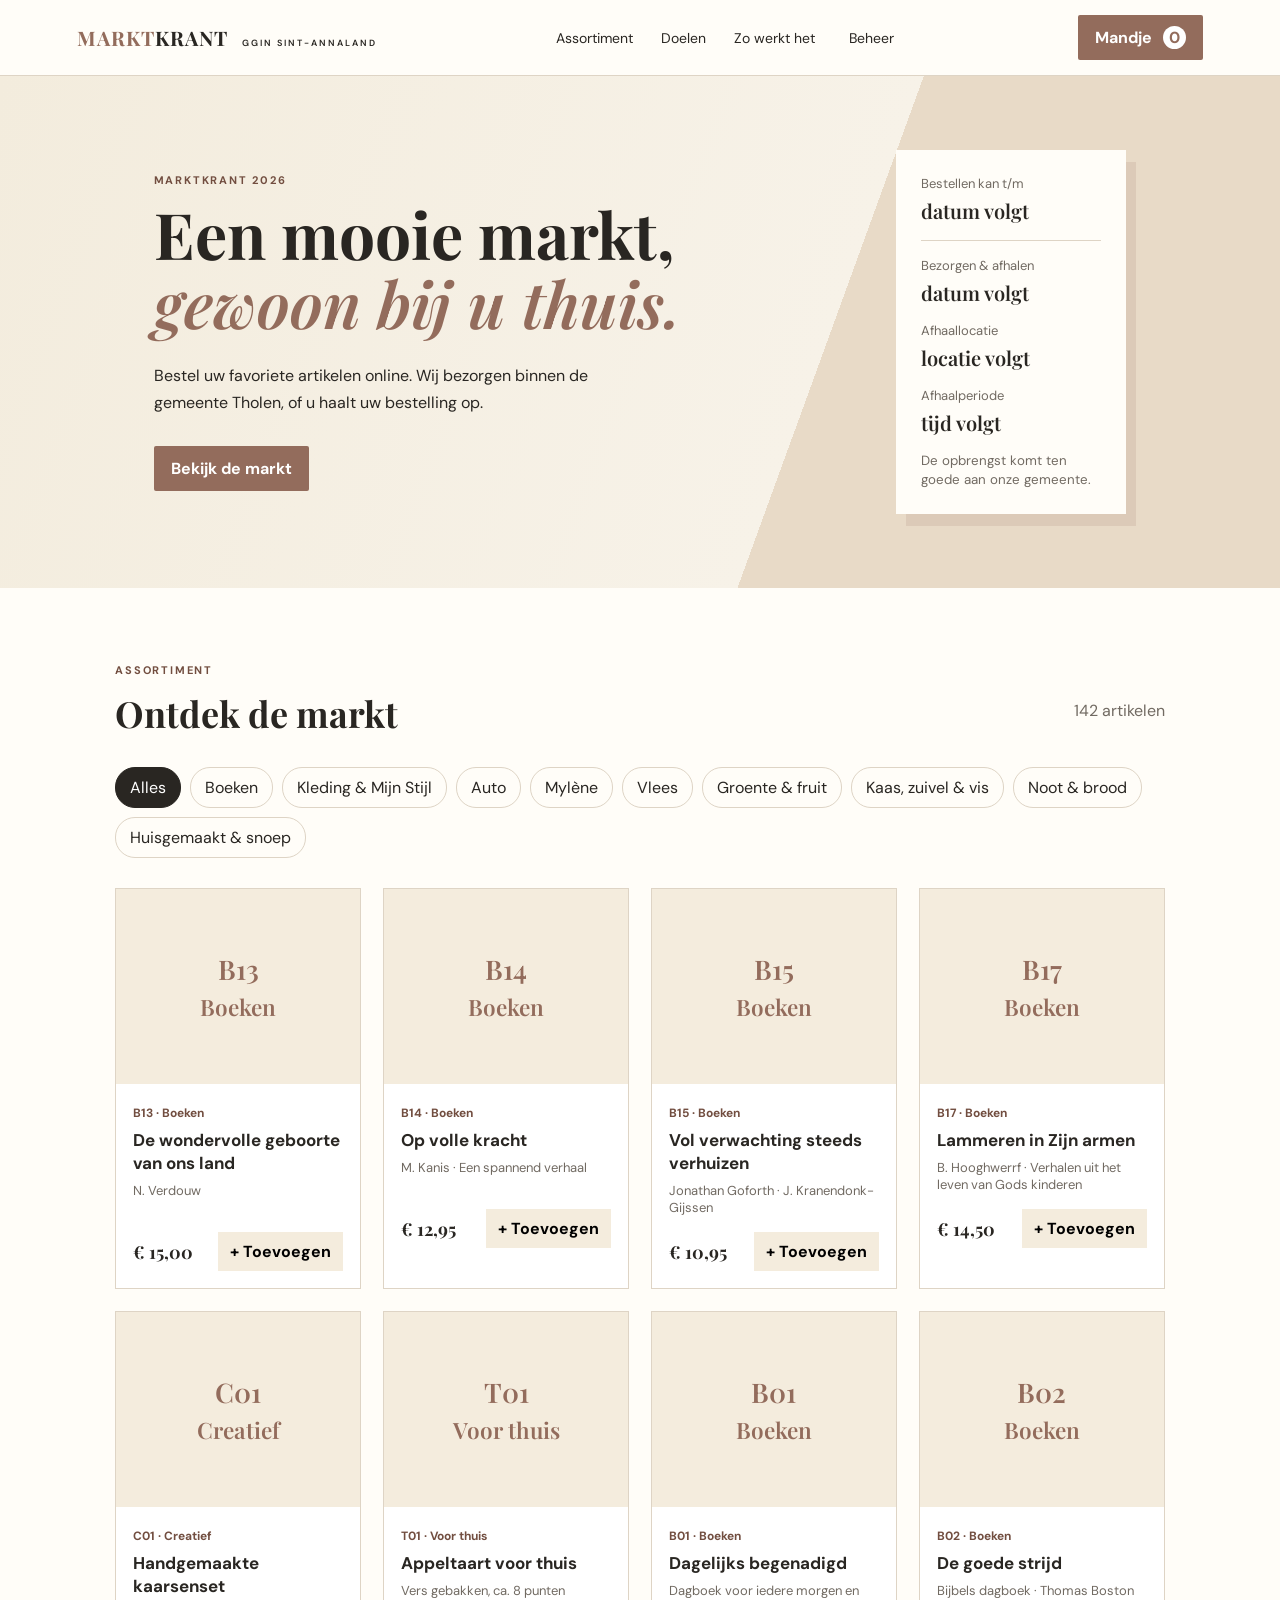
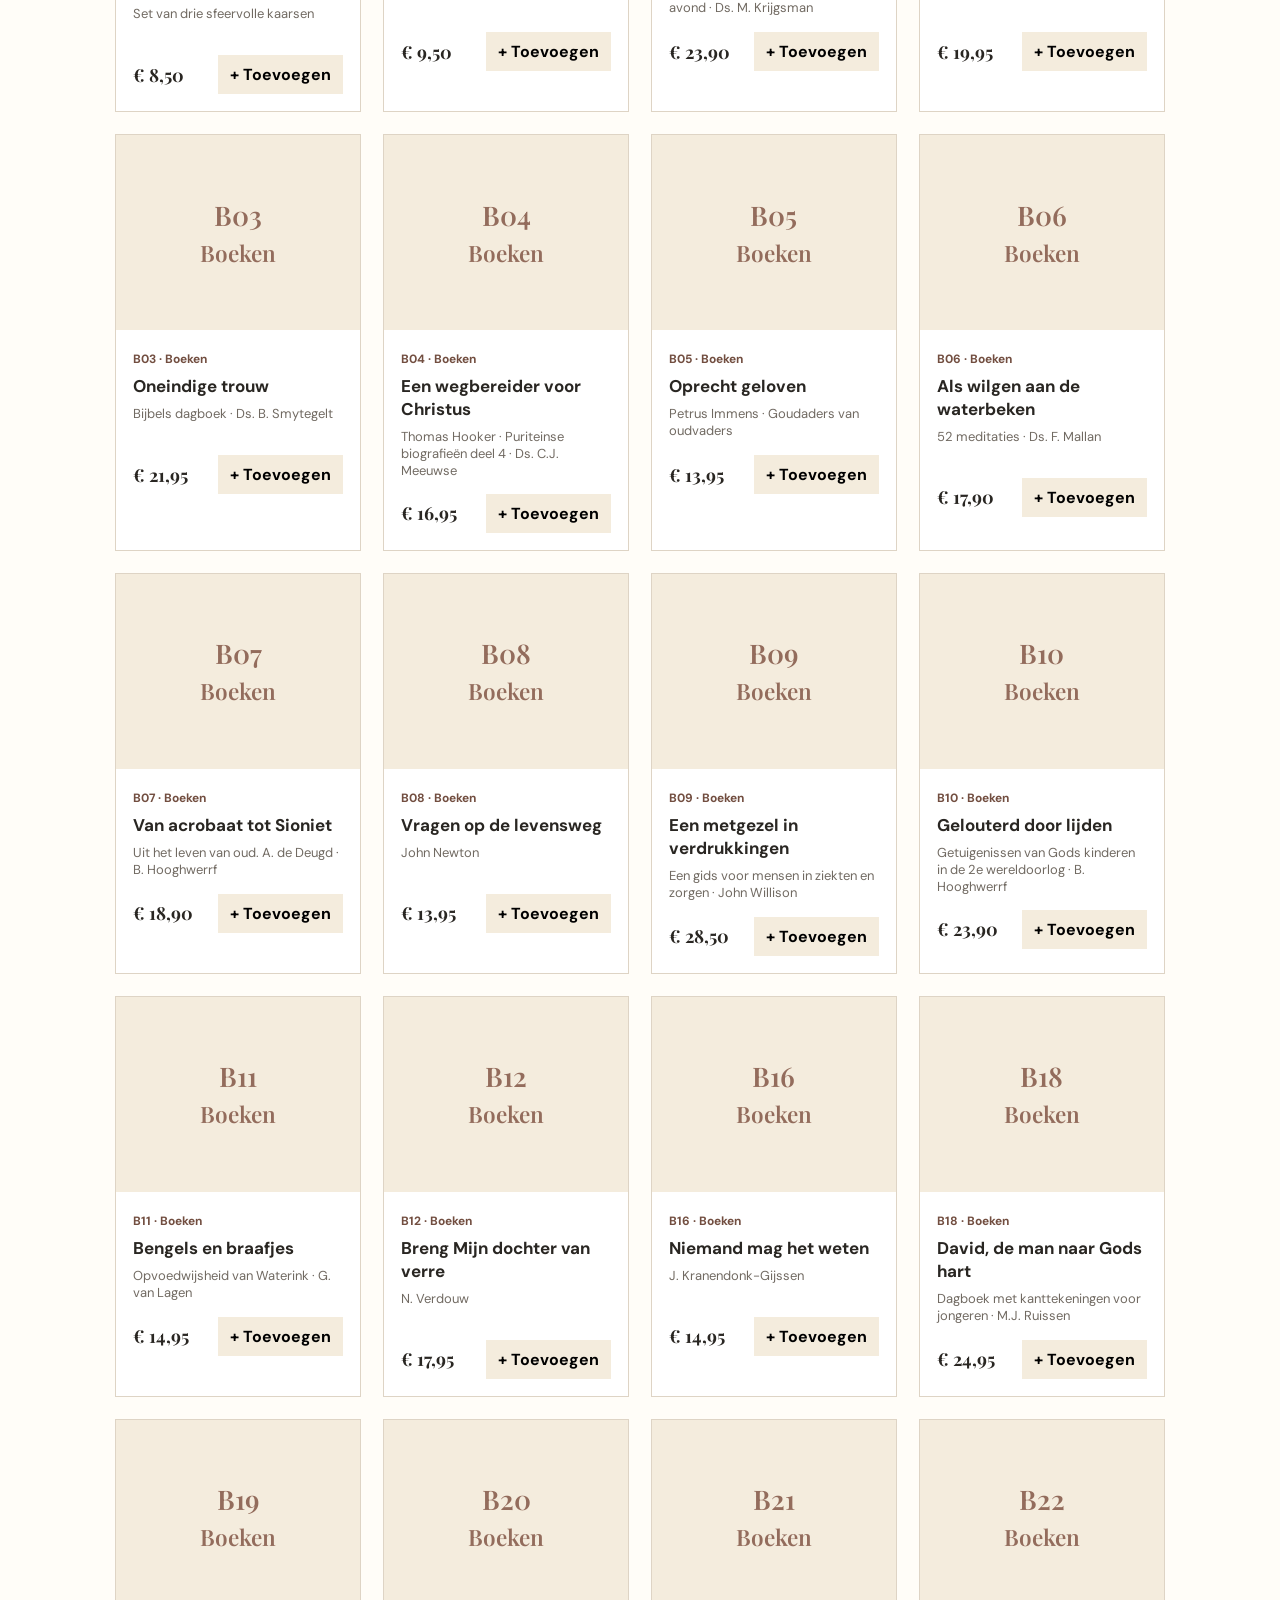
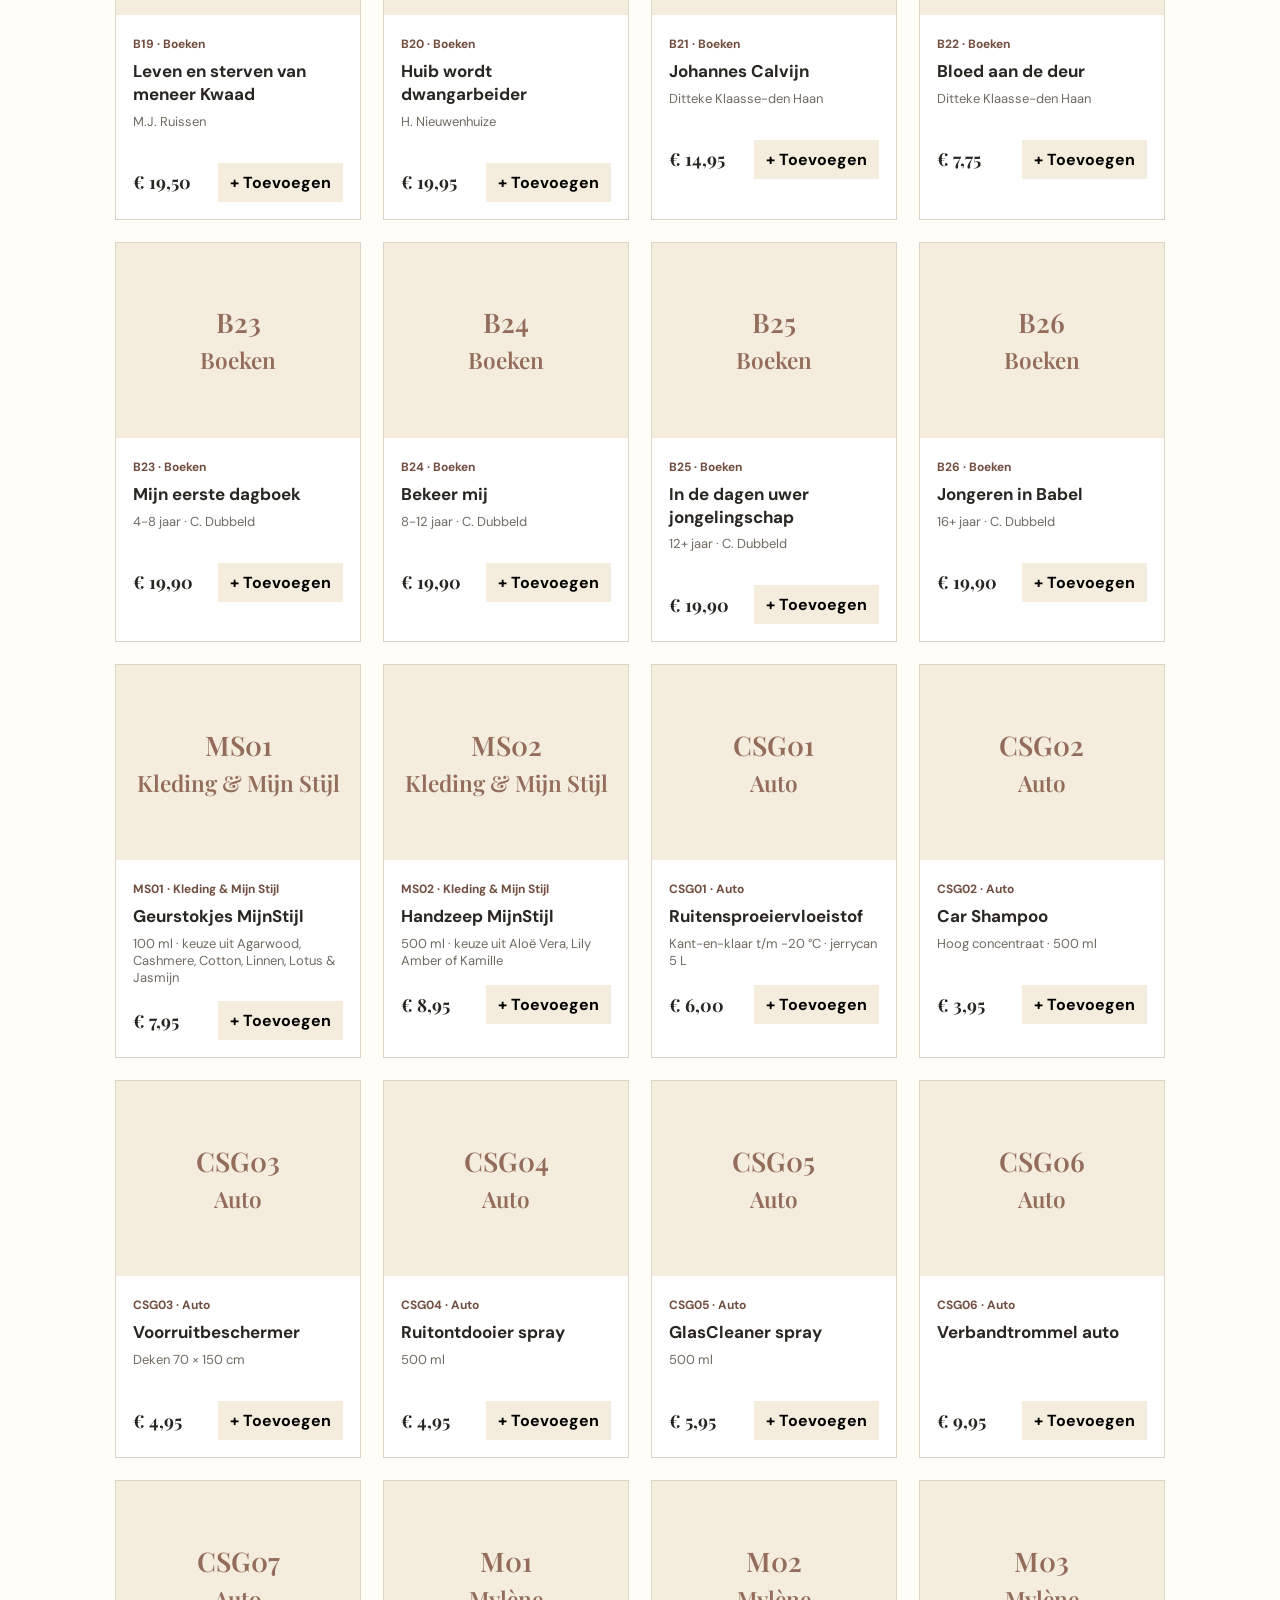
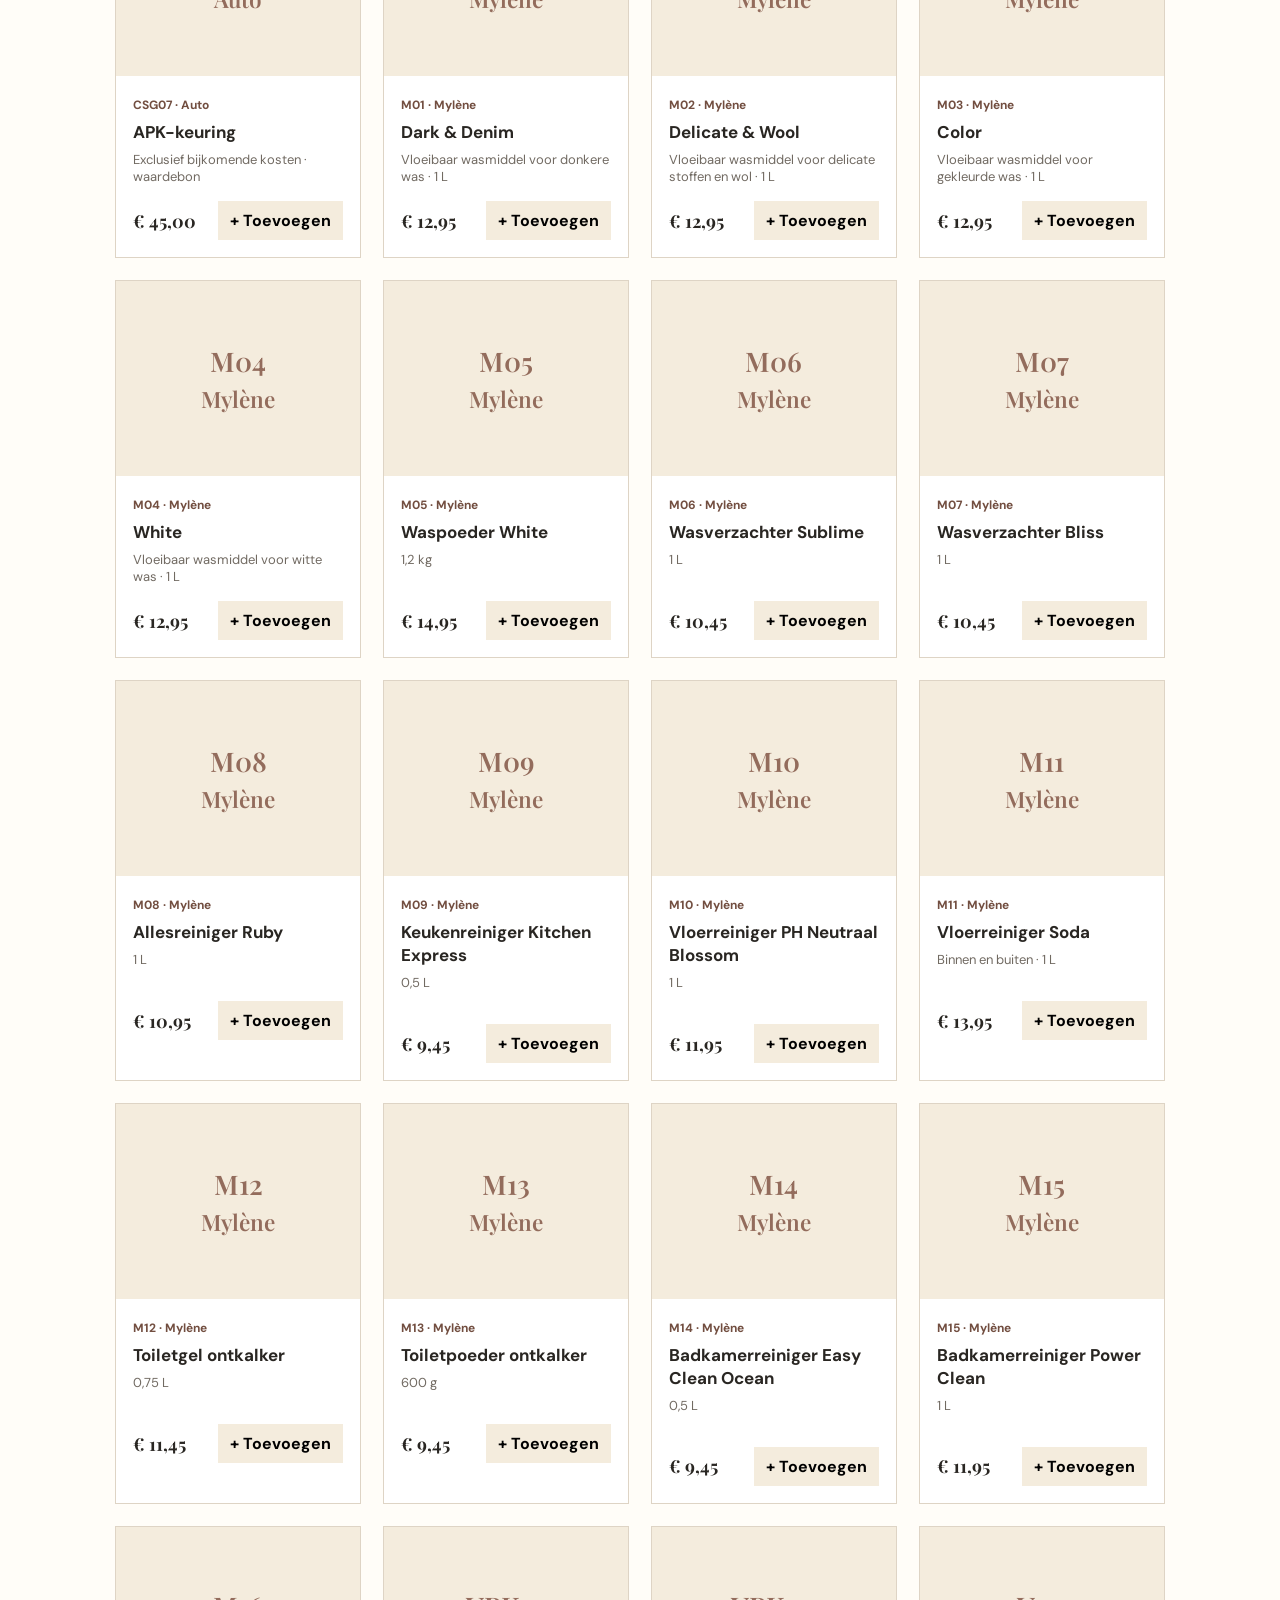
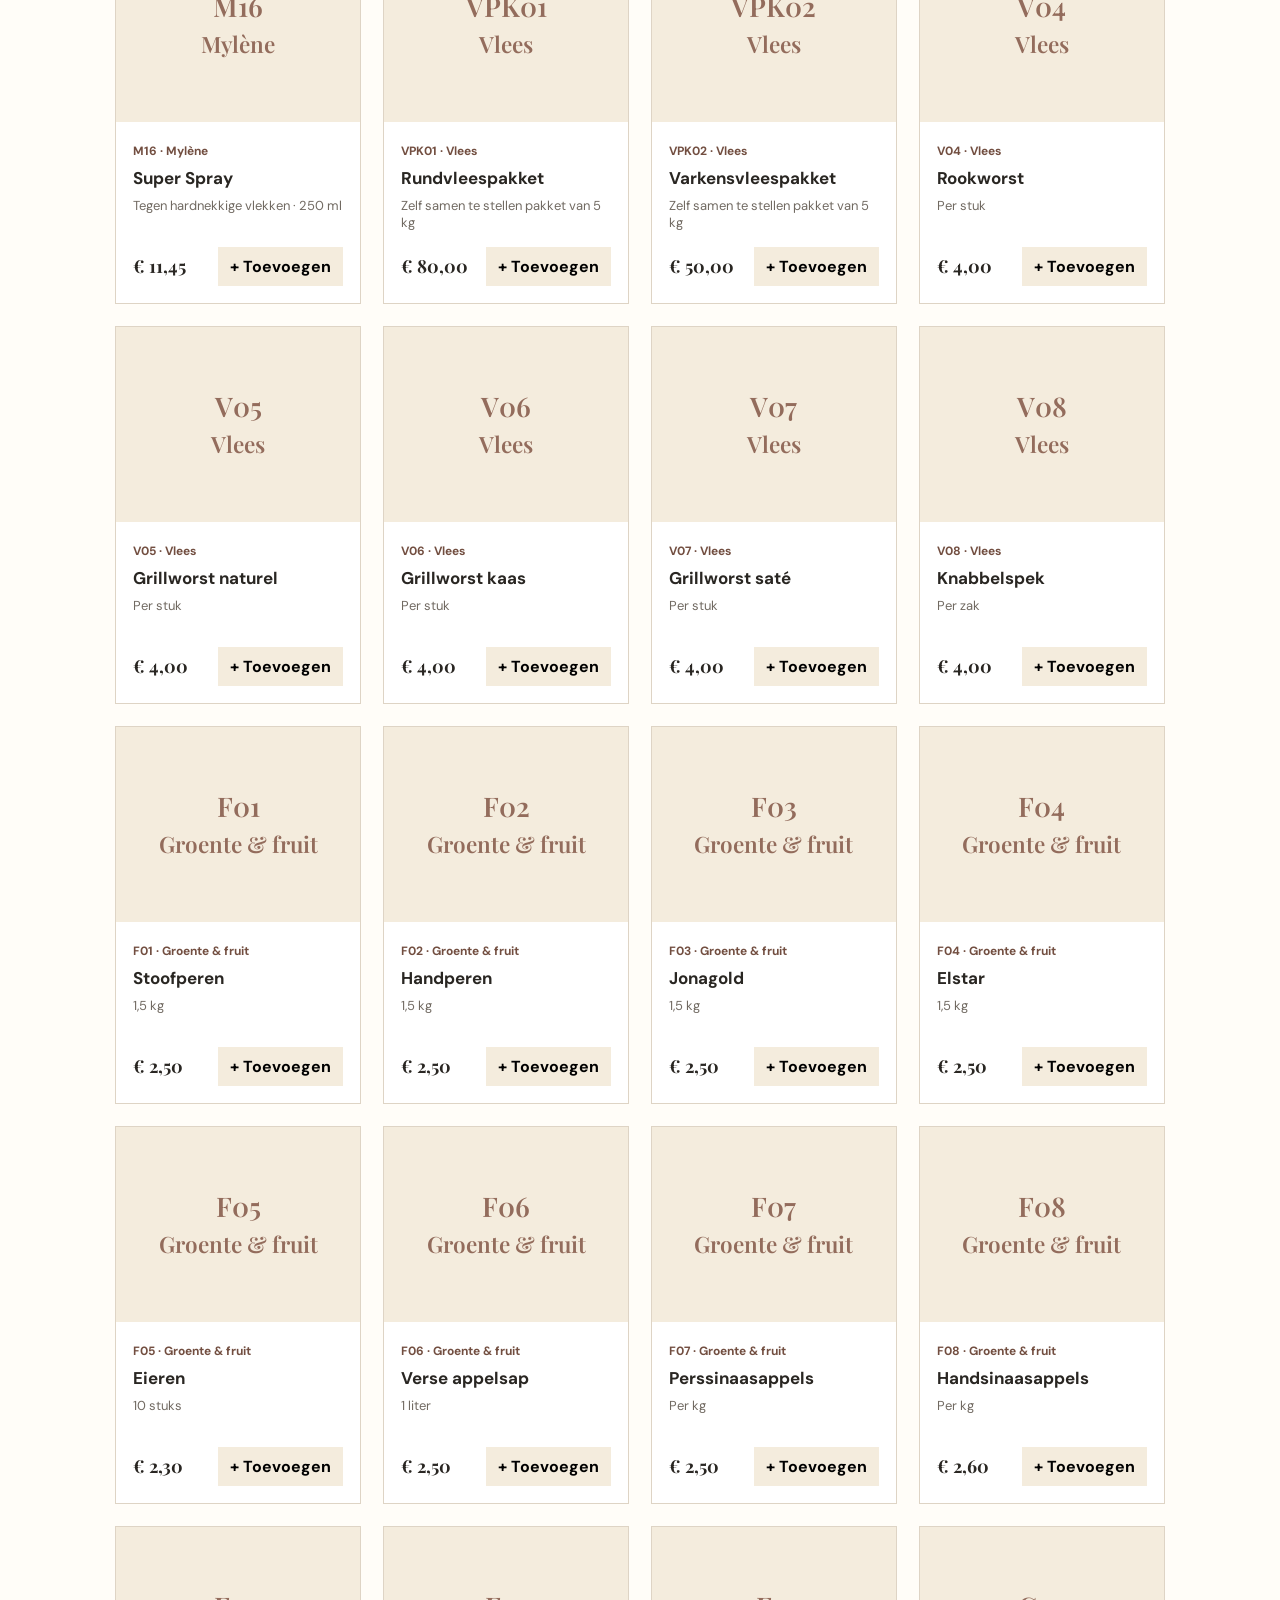
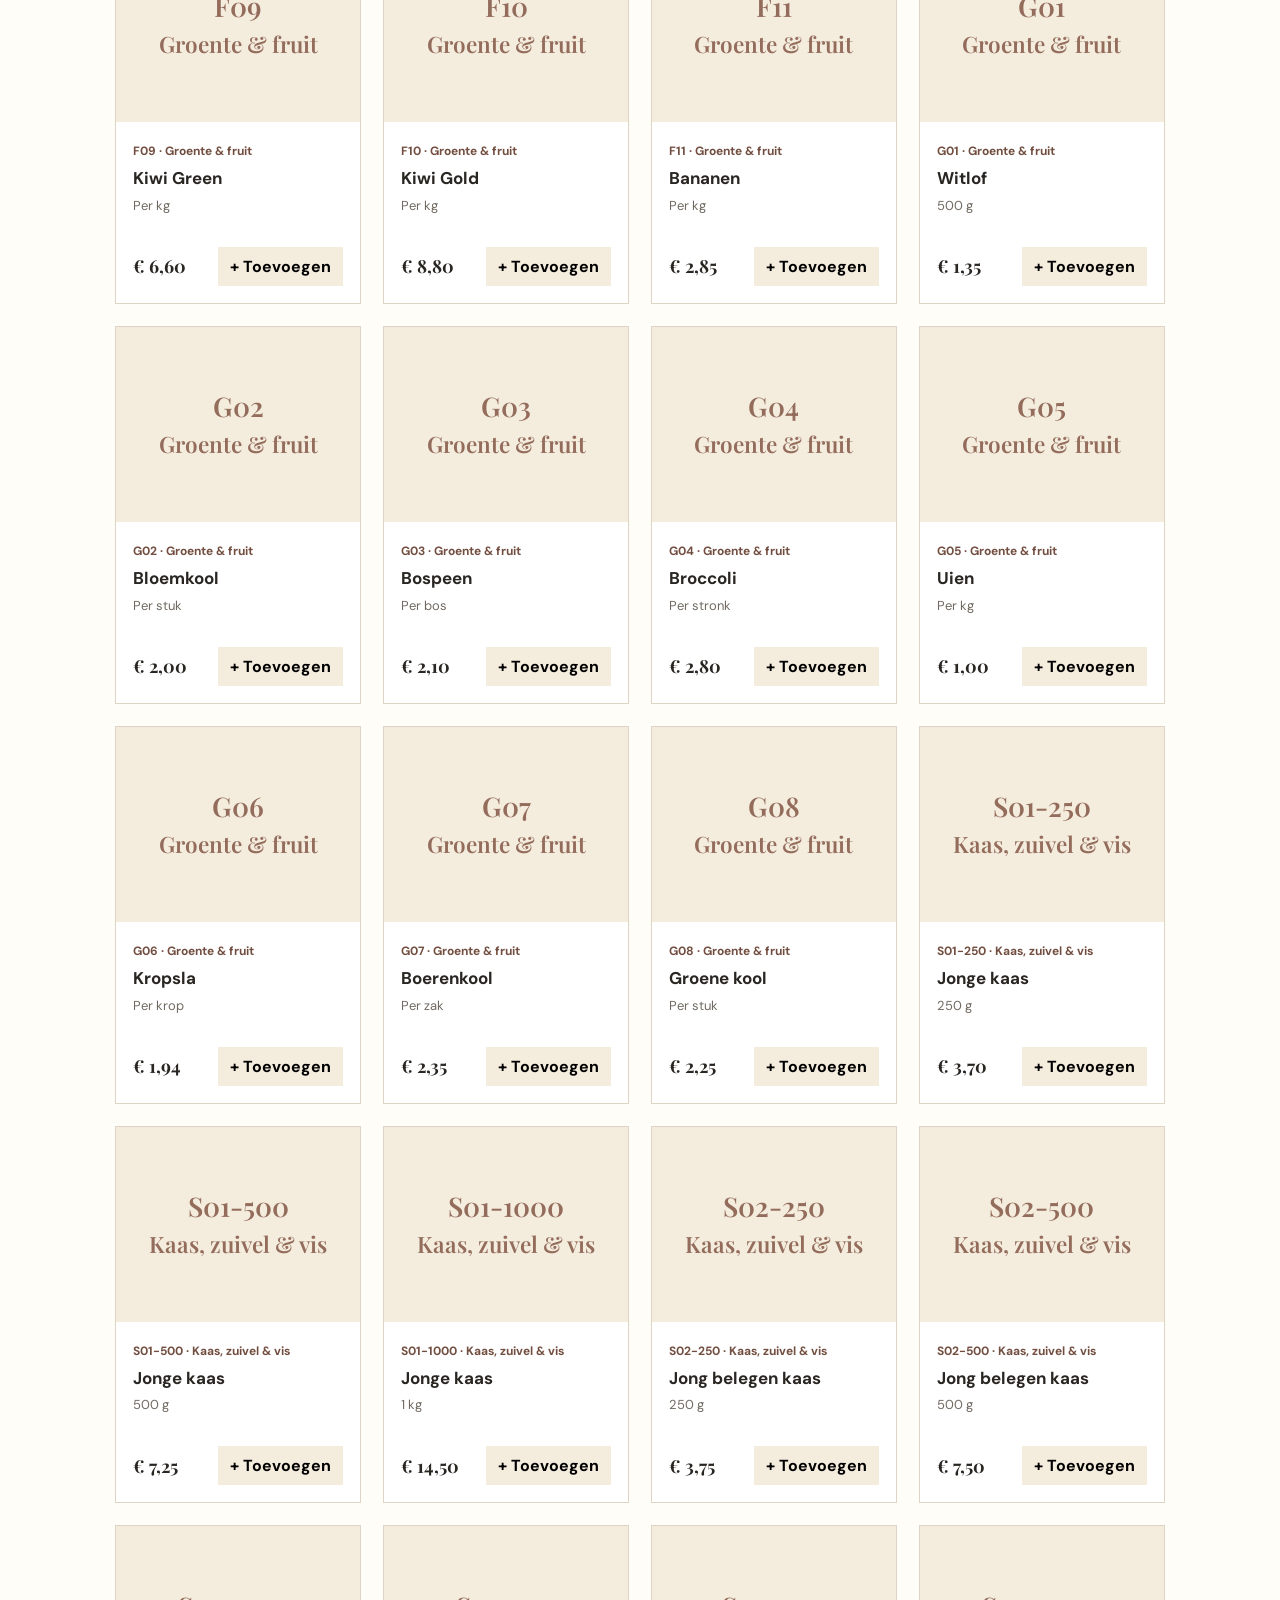
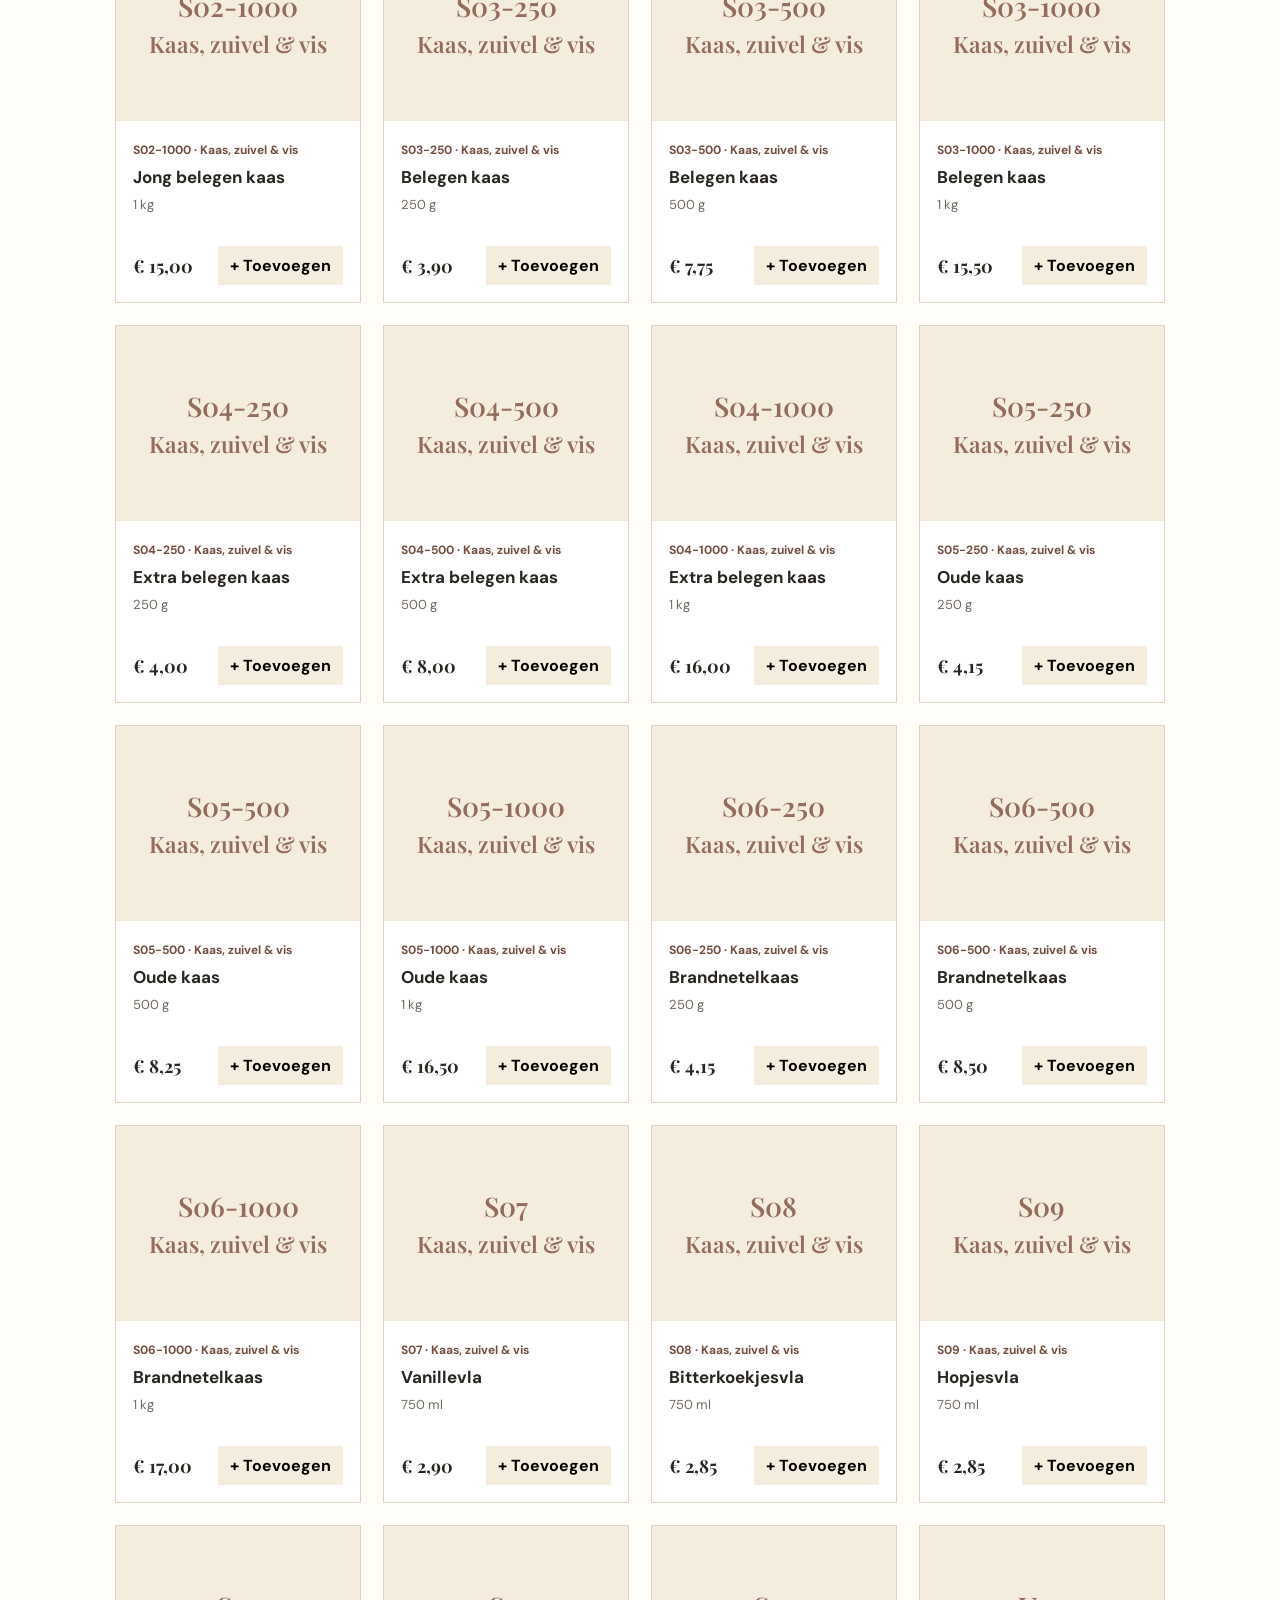
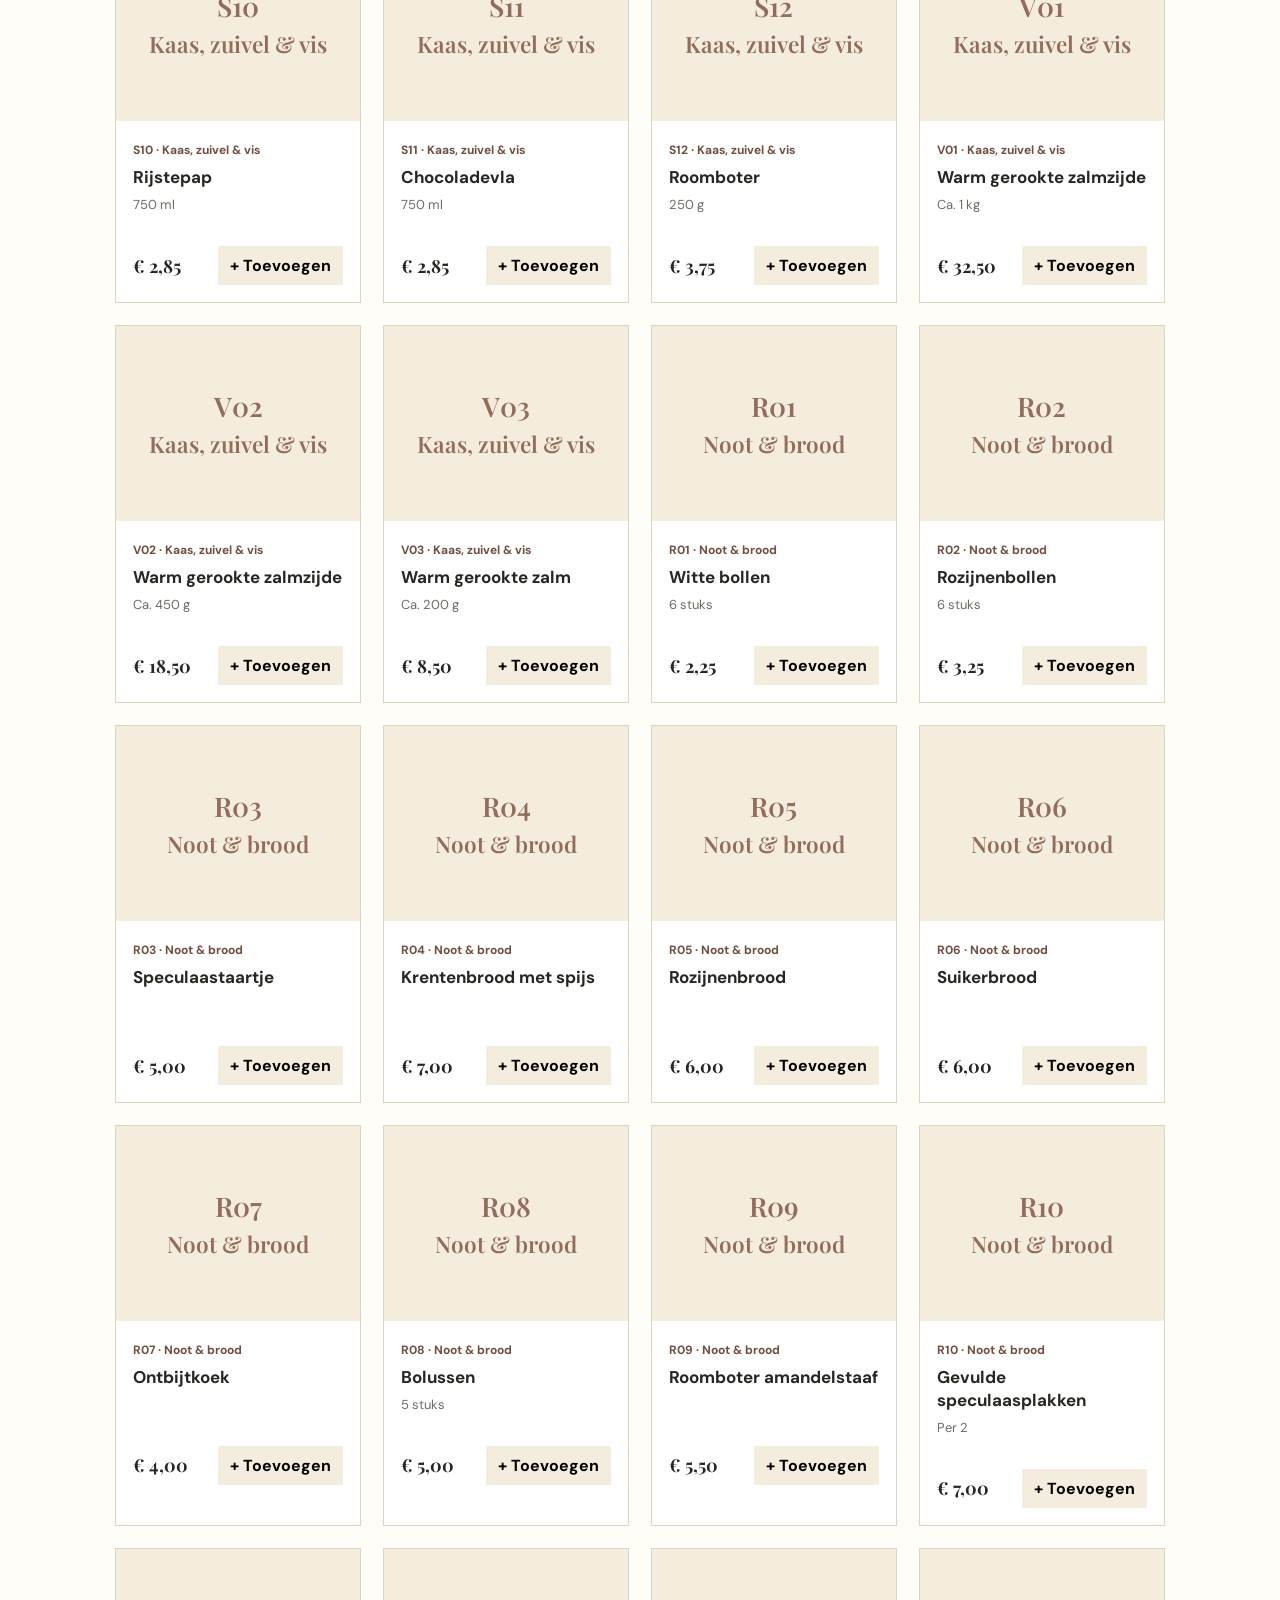
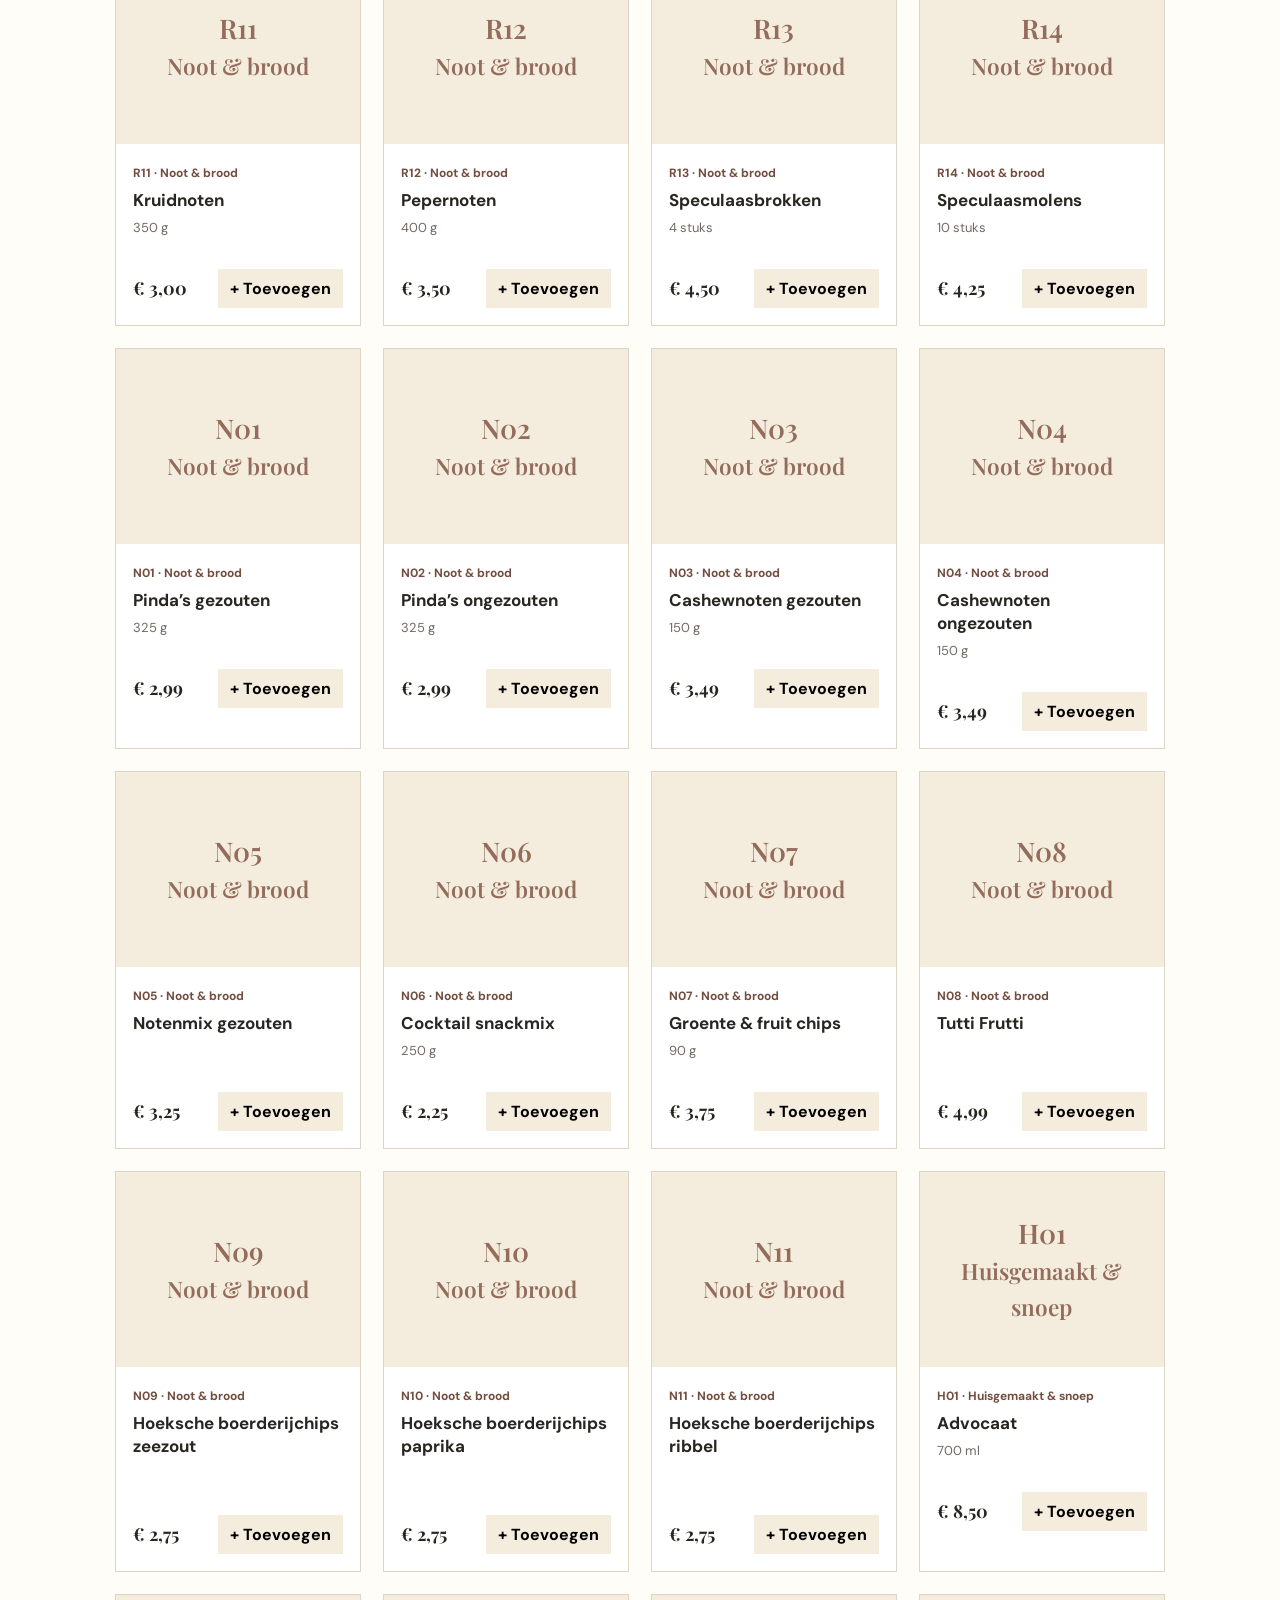
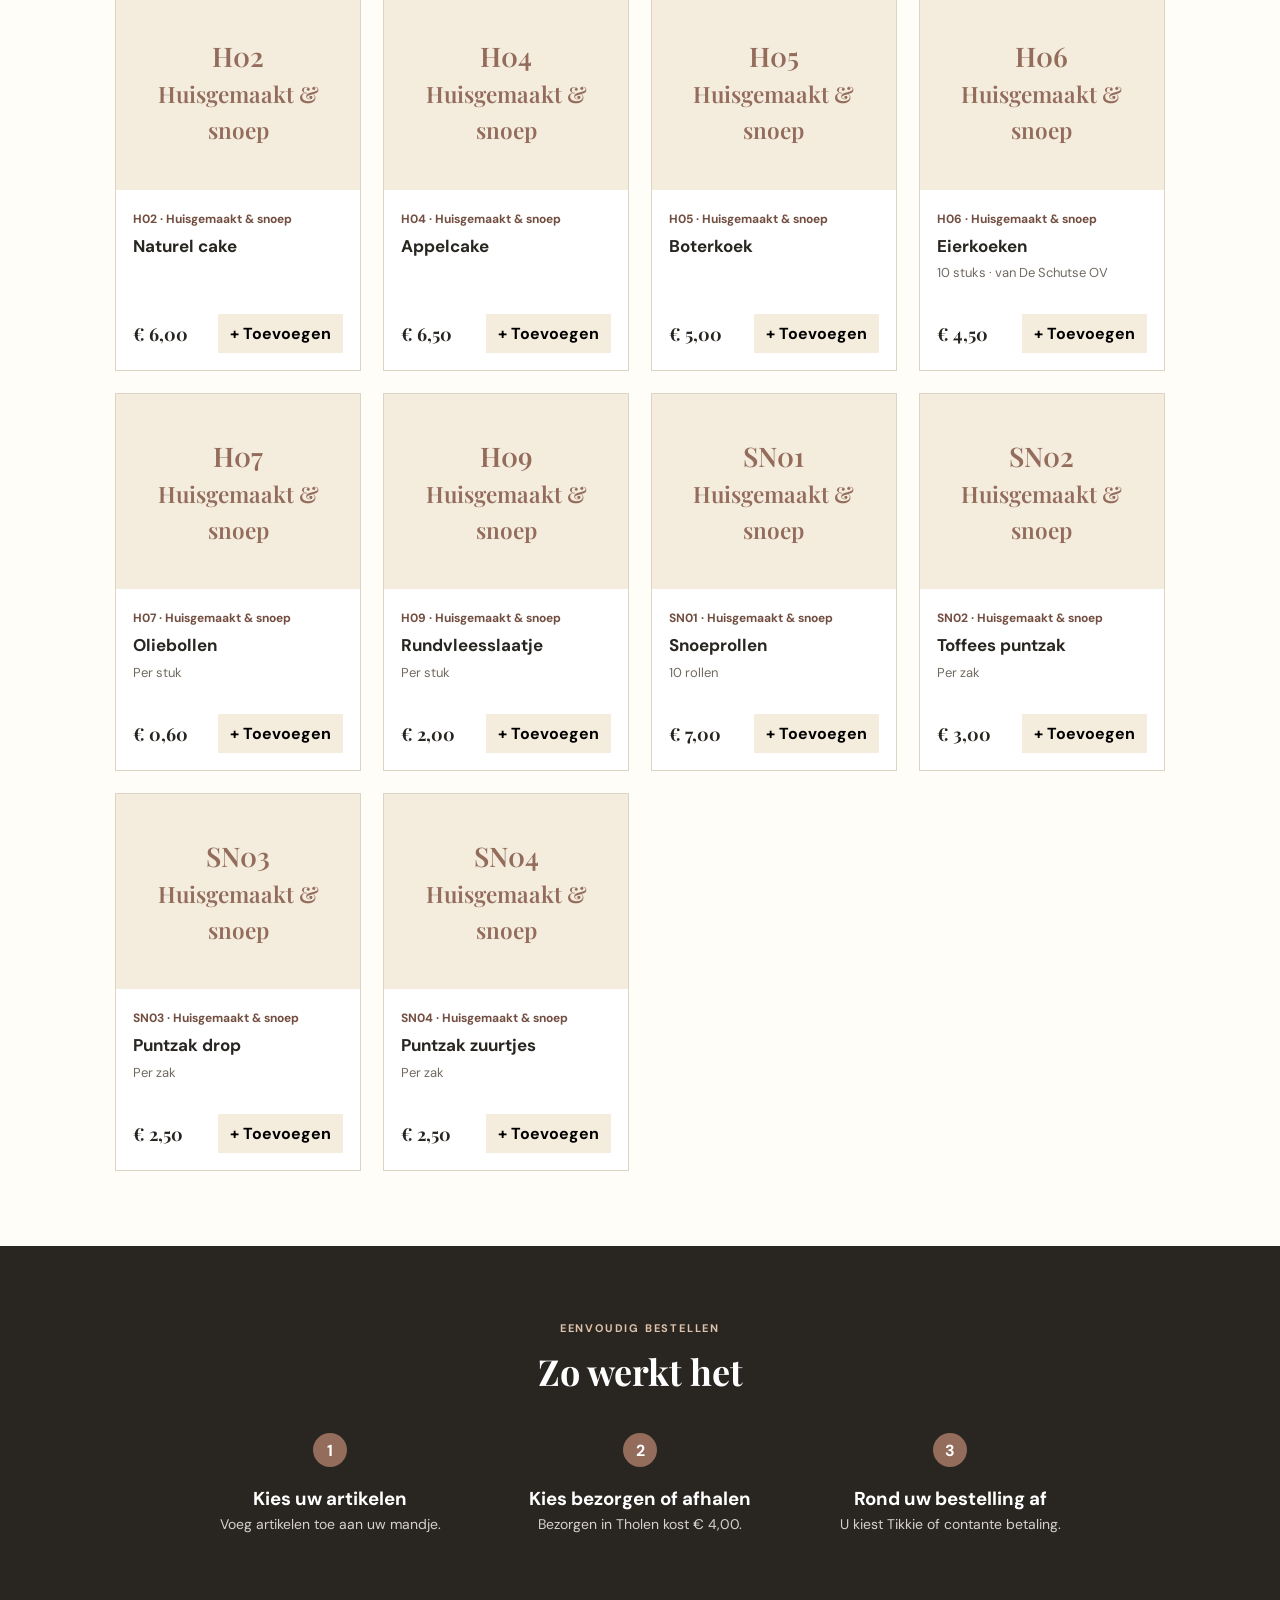
<file: index.html>
<!doctype html>
<html lang="nl">
  <head>
    <meta charset="UTF-8" />
    <meta name="viewport" content="width=device-width, initial-scale=1.0" />
    <title>Marktkrant GGiN Sint-Annaland</title>
    <link rel="preconnect" href="https://fonts.googleapis.com" />
    <link rel="preconnect" href="https://fonts.gstatic.com" crossorigin />
    <link href="https://fonts.googleapis.com/css2?family=DM+Sans:wght@400;500;600;700&family=Playfair+Display:wght@600;700&display=swap" rel="stylesheet" />
    <link rel="stylesheet" href="styles.css" />
    <link rel="stylesheet" href="enhancements.css" />
    <link rel="stylesheet" href="confirmation.css" />
  </head>
  <body>
    <header class="site-header">
      <a class="brand" href="#catalogus"><span>MARKT</span>KRANT <small>GGIN SINT-ANNALAND</small></a>
      <nav><a href="#catalogus">Assortiment</a><a href="doelen.html">Doelen</a><a href="#zo-werkt-het">Zo werkt het</a><button class="admin-link" id="adminToggle">Beheer</button></nav>
      <button class="cart-button" id="cartToggle" aria-label="Winkelmand openen">Mandje <span id="cartCount">0</span></button>
    </header>

    <main>
      <section class="hero">
        <div>
          <p class="eyebrow">MARKTKRANT 2026</p>
          <h1>Een mooie markt,<br><em>gewoon bij u thuis.</em></h1>
          <p class="hero-copy">Bestel uw favoriete artikelen online. Wij bezorgen binnen de gemeente Tholen, of u haalt uw bestelling op.</p>
          <a class="primary-button" href="#catalogus">Bekijk de markt</a>
        </div>
        <aside class="deadline-card">
          <p>Bestellen kan t/m</p><strong id="orderDeadline">nog te bepalen</strong>
          <hr><p>Bezorgen & afhalen</p><strong id="eventDate">datum volgt</strong><p class="pickup-location-label">Afhaallocatie</p><strong id="pickupLocation">locatie volgt</strong><p class="pickup-location-label">Afhaalperiode</p><strong id="pickupTime">tijd volgt</strong>
          <small>De opbrengst komt ten goede aan onze gemeente.</small>
        </aside>
      </section>

      <section class="catalog-section" id="catalogus">
        <div class="section-heading"><div><p class="eyebrow">ASSORTIMENT</p><h2>Ontdek de markt</h2></div><p id="productTotal" class="muted"></p></div>
        <div class="category-filters" id="categoryFilters"></div>
        <aside class="sponsor-card" id="sponsorCard" hidden></aside>
        <div class="product-grid" id="productGrid"></div>
      </section>

      <section class="how" id="zo-werkt-het">
        <p class="eyebrow">EENVOUDIG BESTELLEN</p><h2>Zo werkt het</h2>
        <div class="steps"><div><b>1</b><h3>Kies uw artikelen</h3><p>Voeg artikelen toe aan uw mandje.</p></div><div><b>2</b><h3>Kies bezorgen of afhalen</h3><p>Bezorgen in Tholen kost € 4,00.</p></div><div><b>3</b><h3>Rond uw bestelling af</h3><p>U kiest Tikkie of contante betaling.</p></div></div>
      </section>
    </main>

    <aside class="side-panel" id="cartPanel" aria-hidden="true">
      <div class="panel-header"><h2>Uw mandje</h2><button class="icon-button" data-close="cartPanel">×</button></div>
      <div id="cartItems" class="cart-items"></div>
      <div class="cart-footer"><div class="cart-subtotal"><span>Subtotaal</span><strong id="cartSubtotal">€ 0,00</strong></div><button class="primary-button wide" id="checkoutStart">Bestelling afronden</button></div>
    </aside>
    <div class="overlay" id="overlay"></div>

    <dialog id="checkoutDialog">
      <form id="checkoutForm">
        <div class="dialog-head"><div><p class="eyebrow">UW GEGEVENS</p><h2>Bestelling afronden</h2></div><button class="icon-button" type="button" data-close="checkoutDialog">×</button></div>
        <div class="form-grid"><label>Naam<input required name="name" autocomplete="name"></label><label>Telefoonnummer<input required name="phone" type="tel" autocomplete="tel"></label><label class="full">Adres<input required name="address" autocomplete="street-address"></label><label>Postcode<input required name="postal" autocomplete="postal-code"></label><label>Woonplaats<input required name="city" value="" autocomplete="address-level2"></label><label class="full">E-mailadres <small>Optioneel, voor een bevestiging per e-mail</small><input name="email" type="email" autocomplete="email"></label></div>
        <fieldset><legend>Ontvangst</legend><label class="choice"><input type="radio" name="fulfilment" value="delivery" checked> <span><b>Bezorgen binnen gemeente Tholen</b><small>€ 4,00 bezorgkosten</small></span></label><label class="choice"><input type="radio" name="fulfilment" value="pickup"> <span><b>Afhalen</b><small id="pickupDetails">Op datum en locatie die nog worden bekendgemaakt</small></span></label></fieldset>
        <fieldset><legend>Betaling</legend><label class="choice"><input type="radio" name="payment" value="tikkie" checked> <span><b>Ik ontvang graag een Tikkie</b><small>Wij sturen na de sluitingsdatum een betaalverzoek.</small></span></label><label class="choice"><input type="radio" name="payment" value="cash"> <span><b>Ik betaal contant</b><small>Bij aflevering of bij het afhalen.</small></span></label></fieldset>
        <label id="tikkieField">Telefoonnummer voor Tikkie <small>(laat leeg als dit hetzelfde nummer is)</small><input name="tikkiePhone" type="tel"></label>
        <label>Opmerking <textarea name="note" rows="2" placeholder="Bijvoorbeeld: graag bij de achterdeur afgeven"></textarea></label>
        <div class="order-total"><span>Totaalbedrag</span><strong id="checkoutTotal">€ 0,00</strong></div><button class="primary-button wide" type="submit">Bestelling versturen</button>
        <p class="privacy">Uw gegevens worden uitsluitend gebruikt voor deze bestelling en bezorging.</p>
      </form>
    </dialog>

    <dialog id="confirmationDialog"><div class="confirmation"><p class="eyebrow">BEDANKT</p><h2>Uw bestelling is ontvangen.</h2><p id="confirmationText"></p><div class="confirmation-summary" id="confirmationSummary"></div><button class="primary-button wide" data-close="confirmationDialog">Terug naar de markt</button></div></dialog>

    <dialog id="adminLoginDialog"><form id="adminLoginForm"><div class="dialog-head"><div><p class="eyebrow">ALLEEN VOOR DE ORGANISATIE</p><h2>Beheer openen</h2></div><button class="icon-button" type="button" data-close="adminLoginDialog">×</button></div><p class="login-copy">Voer de beheercode in om artikelen, categorieën en bestellingen te beheren.</p><label>Beheercode<input required name="password" type="password" autocomplete="current-password" autofocus></label><label class="remember"><input name="remember" type="checkbox" checked> <span>Ingelogd blijven op dit apparaat</span></label><p class="login-error" id="loginError"></p><button class="primary-button wide" type="submit">Inloggen</button><p class="privacy">Dit is een lokale proefversie. Voor publicatie krijgt de echte site een beveiligde beheerlogin op de server.</p></form></dialog>
    <dialog id="adminDialog" class="admin-dialog">
      <div class="dialog-head"><div><p class="eyebrow">ALLEEN VOOR DE ORGANISATIE</p><h2>Beheer marktkrant</h2></div><button class="icon-button" data-close="adminDialog">×</button></div>
      <div class="admin-tabs"><button class="active" data-tab="products">Artikelen</button><button data-tab="categories">Categorieën</button><button data-tab="goals">Doelen</button><button data-tab="general">Algemeen</button><button data-tab="orders">Bestellingen</button></div>
      <section class="admin-panel active" id="productsTab"><div class="admin-action"><p>Voeg artikelen toe, wijzig prijzen of kies een afbeelding.</p><button class="primary-button" id="newProduct">Nieuw artikel</button></div><div id="adminProducts"></div></section>
      <section class="admin-panel" id="categoriesTab"><div class="admin-action"><p>Pas de indeling van de markt aan en voeg per categorie een sponsorvermelding toe.</p><button class="primary-button" id="newCategory">Nieuwe categorie</button></div><div id="adminCategories"></div></section>
      <section class="admin-panel" id="goalsTab"><div class="admin-action"><p>Beheer de tekst van Doel 1 en Doel 2. Doel 2 heeft ook een eigen informatiepagina.</p></div><div id="adminGoals"></div></section>
      <section class="admin-panel" id="generalTab"><div class="admin-action"><p>Pas de belangrijke data en afhaalinformatie aan.</p></div><form id="generalForm"><div class="edit-grid"><label>Uiterste besteldatum<input required name="deadline" type="date"></label><label>Bezorg- en afhaaldatum<input required name="eventDate" type="date"></label><label>Afhaallocatie<input required name="pickupLocation" placeholder="bijv. Bosweg 7, Sint-Annaland"></label><label>Afhaalperiode <small>Optioneel, bijvoorbeeld: 10.00–11.00 uur</small><input name="pickupTime" placeholder="bijv. 10.00–11.00 uur"></label></div><button class="primary-button" type="submit">Gegevens opslaan</button></form></section>
      <section class="admin-panel" id="ordersTab"><div class="admin-action"><p>In deze proefversie blijven bestellingen in deze browser bewaard.</p><button class="secondary-button" id="exportOrders">Download CSV</button></div><div id="adminOrders"></div></section>
    </dialog>
    <dialog id="editDialog"><form id="editForm"><div class="dialog-head"><h2 id="editTitle">Artikel bewerken</h2><button class="icon-button" type="button" data-close="editDialog">×</button></div><div id="editFields"></div><button class="primary-button wide" type="submit">Opslaan</button></form></dialog>
    <script src="goals-data.js"></script><script src="catalog-2025.js"></script><script src="app.js"></script>
  </body>
</html>
</file>
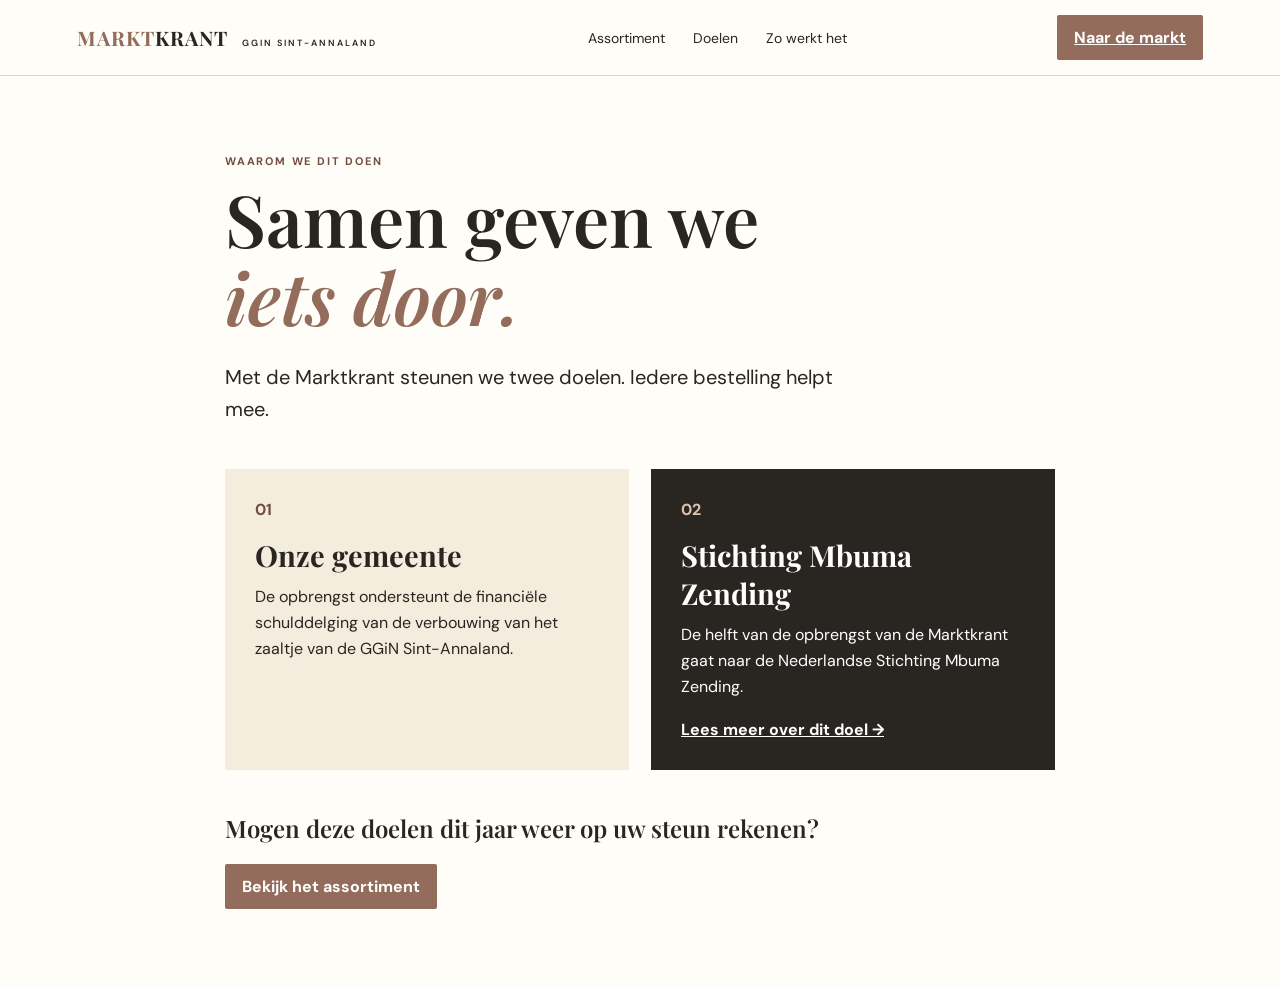
<file: doelen.html>
<!doctype html><html lang="nl"><head><meta charset="UTF-8"><meta name="viewport" content="width=device-width, initial-scale=1.0"><title>Doelen | Marktkrant GGiN Sint-Annaland</title><link rel="preconnect" href="https://fonts.googleapis.com"><link rel="preconnect" href="https://fonts.gstatic.com" crossorigin><link href="https://fonts.googleapis.com/css2?family=DM+Sans:wght@400;500;600;700&family=Playfair+Display:wght@600;700&display=swap" rel="stylesheet"><link rel="stylesheet" href="styles.css"><link rel="stylesheet" href="enhancements.css"></head><body><header class="site-header"><a class="brand" href="index.html"><span>MARKT</span>KRANT <small>GGIN SINT-ANNALAND</small></a><nav><a href="index.html#catalogus">Assortiment</a><a href="doelen.html">Doelen</a><a href="index.html#zo-werkt-het">Zo werkt het</a></nav><a class="cart-button" href="index.html">Naar de markt</a></header><main class="goals-page"><p class="eyebrow">WAAROM WE DIT DOEN</p><h1>Samen geven we<br><em>iets door.</em></h1><p class="goals-intro">Met de Marktkrant steunen we twee doelen. Iedere bestelling helpt mee.</p><div class="goals-grid" id="goalsGrid"></div><p class="goals-closing">Mogen deze doelen dit jaar weer op uw steun rekenen?</p><a class="primary-button" href="index.html#catalogus">Bekijk het assortiment</a></main><script src="goals-data.js"></script><script src="goals.js"></script></body></html>
</file>
<file: styles.css>
:root{--ink:#292622;--paper:#fffdf8;--cream:#f4ecdd;--accent:#936c5c;--accent-dark:#724e40;--line:#ded4c5;--muted:#716a62}*{box-sizing:border-box}html{scroll-behavior:smooth}body{margin:0;background:var(--paper);font:16px 'DM Sans',sans-serif;color:var(--ink)}button,input,textarea{font:inherit}button{cursor:pointer}.site-header{height:76px;display:flex;align-items:center;justify-content:space-between;padding:0 clamp(20px,6vw,92px);border-bottom:1px solid var(--line);background:#fffdf8;position:sticky;top:0;z-index:3}.brand{font:700 20px 'Playfair Display';letter-spacing:1px;text-decoration:none;color:var(--ink)}.brand span{color:var(--accent)}.brand small{font:600 9px 'DM Sans';letter-spacing:2px;margin-left:8px}.site-header nav{display:flex;gap:28px;align-items:center}.site-header nav a,.admin-link{color:var(--ink);background:none;border:0;text-decoration:none;font-size:14px}.cart-button,.primary-button,.secondary-button{border:0;border-radius:2px;padding:12px 17px;font-weight:700}.cart-button,.primary-button{background:var(--accent);color:#fff}.cart-button span{background:#fff;color:var(--accent);margin-left:7px;border-radius:12px;padding:1px 6px}.hero{min-height:470px;padding:74px clamp(20px,12vw,190px);background:linear-gradient(110deg,#f3ecdd 0%,#f7f2e8 63%,#e8dac7 63%);display:flex;justify-content:space-between;gap:40px;align-items:center}.eyebrow{color:var(--accent-dark);font-weight:700;letter-spacing:1.8px;font-size:11px;margin:0 0 12px}.hero h1,h2{font-family:'Playfair Display',serif}.hero h1{font-size:clamp(40px,5vw,67px);line-height:1.08;margin:0}.hero h1 em{color:var(--accent);font-weight:600}.hero-copy{max-width:480px;line-height:1.7;margin:25px 0 30px}.primary-button{display:inline-block;text-decoration:none}.deadline-card{background:#fffdf8;padding:25px;width:230px;box-shadow:10px 12px 0 rgba(147,108,92,.14)}.deadline-card p{margin:0;color:var(--muted);font-size:13px}.deadline-card strong{display:block;font:600 20px 'Playfair Display';margin:5px 0 16px}.deadline-card hr{border:0;border-top:1px solid var(--line);margin:16px 0}.deadline-card small{display:block;line-height:1.4;color:var(--muted)}.catalog-section,.how{padding:75px clamp(20px,9vw,145px)}.section-heading{display:flex;align-items:end;justify-content:space-between}.section-heading h2,.how h2{font-size:36px;margin:0}.muted{color:var(--muted)}.category-filters{display:flex;flex-wrap:wrap;gap:9px;margin:30px 0}.category-filters button{border:1px solid var(--line);background:none;border-radius:20px;padding:9px 14px;color:var(--ink)}.category-filters button.active{background:var(--ink);border-color:var(--ink);color:white}.product-grid{display:grid;grid-template-columns:repeat(auto-fill,minmax(240px,1fr));gap:22px}.product-card{border:1px solid var(--line);background:white;display:flex;flex-direction:column}.product-image{height:195px;background:var(--cream);display:flex;align-items:center;justify-content:center;overflow:hidden}.product-image img{height:100%;width:100%;object-fit:cover}.product-image .book-placeholder{font:600 27px 'Playfair Display';color:var(--accent);text-align:center;padding:20px}.product-info{padding:17px}.product-code{font-size:12px;color:var(--accent-dark);font-weight:700}.product-info h3{font-size:17px;margin:7px 0;line-height:1.35}.product-info p{font-size:13px;color:var(--muted);margin:0;min-height:35px}.product-bottom{display:flex;justify-content:space-between;align-items:center;margin-top:15px}.price{font:700 18px 'Playfair Display'}.add-button{border:0;background:var(--cream);padding:9px 12px;font-weight:700}.how{background:var(--ink);color:#fff;text-align:center}.how .eyebrow{color:#dec2ab}.steps{display:grid;grid-template-columns:repeat(3,1fr);gap:30px;max-width:900px;margin:38px auto 0}.steps b{display:grid;place-items:center;background:var(--accent);width:34px;height:34px;border-radius:50%;margin:auto}.steps h3{margin-bottom:4px}.steps p{margin:0;color:#d6d1cc;font-size:14px}.side-panel{position:fixed;right:0;top:0;height:100vh;width:min(430px,100vw);background:#fffdf8;z-index:11;padding:24px;transform:translateX(105%);transition:.25s;display:flex;flex-direction:column}.side-panel.open{transform:none}.overlay{position:fixed;inset:0;background:rgba(28,24,20,.45);z-index:10;opacity:0;visibility:hidden;transition:.2s}.overlay.open{opacity:1;visibility:visible}.panel-header,.dialog-head{display:flex;justify-content:space-between;align-items:start;border-bottom:1px solid var(--line);padding-bottom:16px}.panel-header h2,.dialog-head h2{margin:0;font-size:28px}.icon-button{border:0;background:none;font-size:29px;line-height:1;color:var(--ink)}.cart-items{flex:1;overflow:auto}.cart-row{display:grid;grid-template-columns:1fr auto;gap:7px;padding:17px 0;border-bottom:1px solid var(--line)}.cart-row small{color:var(--muted)}.quantity{display:flex;gap:7px;align-items:center}.quantity button{border:1px solid var(--line);background:none;width:26px;height:26px}.cart-footer{border-top:1px solid var(--line);padding-top:18px}.cart-subtotal,.order-total{display:flex;justify-content:space-between;font-size:18px;margin-bottom:18px}.wide{width:100%;text-align:center}.empty{color:var(--muted);padding:26px 0}dialog{border:0;padding:0;width:min(680px,calc(100vw - 28px));max-height:92vh;background:#fffdf8;box-shadow:0 14px 50px #0004}dialog::backdrop{background:rgba(28,24,20,.45)}dialog form,dialog>.confirmation{padding:26px;overflow:auto;max-height:92vh}.form-grid{display:grid;grid-template-columns:1fr 1fr;gap:13px;margin:20px 0}label{display:flex;flex-direction:column;gap:6px;font-size:14px;font-weight:600}.full{grid-column:1/-1}input,textarea,select{border:1px solid var(--line);border-radius:2px;padding:10px;background:#fff;font-weight:400}fieldset{border:0;border-top:1px solid var(--line);padding:16px 0;margin:10px 0}legend{font-weight:700;padding:0 5px 0 0}.choice{flex-direction:row;align-items:start;padding:8px 0;font-weight:400}.choice input{margin-top:3px}.choice b,.choice small{display:block}.choice small,.privacy{color:var(--muted);font-size:12px;margin-top:3px}.order-total{border-top:1px solid var(--line);padding-top:16px;margin-top:20px}.confirmation{text-align:center;padding:48px!important}.admin-dialog{width:min(900px,calc(100vw - 28px))}.admin-tabs{display:flex;gap:20px;border-bottom:1px solid var(--line)}.admin-tabs button{border:0;background:none;padding:16px 3px;font-weight:700;color:var(--muted)}.admin-tabs button.active{color:var(--accent-dark);border-bottom:3px solid var(--accent)}.admin-panel{display:none;padding:20px 0}.admin-panel.active{display:block}.admin-action{display:flex;justify-content:space-between;align-items:center;gap:20px}.admin-action p{color:var(--muted);font-size:14px}.secondary-button{border:1px solid var(--accent);color:var(--accent-dark);background:white}.admin-table{width:100%;border-collapse:collapse;font-size:14px}.admin-table th,.admin-table td{text-align:left;padding:11px 6px;border-bottom:1px solid var(--line)}.admin-table th{color:var(--muted);font-size:12px}.text-button{background:none;border:0;color:var(--accent-dark);font-weight:700;padding:2px}.danger{color:#a14334}.edit-grid{display:grid;grid-template-columns:1fr 1fr;gap:13px;margin:20px 0}.edit-grid .full{grid-column:1/-1}@media(max-width:650px){.site-header nav{display:none}.hero{padding:52px 24px;display:block}.deadline-card{margin-top:35px;width:100%}.catalog-section,.how{padding:50px 20px}.steps{grid-template-columns:1fr}.form-grid,.edit-grid{grid-template-columns:1fr}.full{grid-column:auto}.product-grid{grid-template-columns:repeat(2,1fr);gap:12px}.product-image{height:145px}.product-info{padding:12px}.product-info h3{font-size:15px}.product-info p{display:none}.admin-table{font-size:12px}.admin-table th:nth-child(3),.admin-table td:nth-child(3){display:none}}
</file>
<file: enhancements.css>
.sponsor-card{margin:-8px 0 28px;padding:18px 22px;background:var(--cream);border-left:4px solid var(--accent);align-items:center;gap:18px}.sponsor-card.visible{display:flex}.sponsor-card img{width:82px;height:55px;object-fit:contain;background:#fff}.sponsor-card p{margin:3px 0;color:var(--muted);font-size:14px}.sponsor-card b{font-size:17px}.login-copy{color:var(--muted);line-height:1.55}.login-error{color:#a14334;font-size:13px;min-height:16px}.remember{flex-direction:row;align-items:center;margin:14px 0;font-weight:400}.remember input{width:16px;height:16px}.goals-page{max-width:1030px;margin:auto;padding:78px clamp(20px,8vw,100px)}.goals-page h1,.story-page h1{font:600 clamp(43px,6vw,72px)/1.08 'Playfair Display';margin:0}.goals-page h1 em,.story-page h1 em{color:var(--accent)}.goals-intro{font-size:20px;line-height:1.6;max-width:620px;margin:25px 0 44px}.goals-grid{display:grid;grid-template-columns:1fr 1fr;gap:22px}.goals-grid article{padding:30px;background:var(--cream)}.goals-grid article:last-child{background:var(--ink);color:#fff}.goals-grid span{color:var(--accent-dark);font-weight:700}.goals-grid article:last-child span{color:#dec2ab}.goals-grid h2{font-size:29px;margin:16px 0 10px}.goals-grid p{line-height:1.65;margin:0}.text-link{display:inline-block;color:inherit;font-weight:700;margin-top:18px}.goals-closing{font:600 24px 'Playfair Display';margin:42px 0 20px}.story-page{max-width:1030px;margin:auto;padding:52px clamp(20px,8vw,100px)}.back-link{color:var(--accent-dark);font-weight:700;text-decoration:none}.story-layout{display:grid;grid-template-columns:1.1fr .9fr;gap:65px;margin:52px 0 35px}.story-page .lead{font-size:20px;line-height:1.55}.story-page p:not(.eyebrow){line-height:1.7}.story-image{background:linear-gradient(145deg,#a77d69,#e6d4bd);min-height:390px;padding:30px;color:#fff;display:flex;flex-direction:column;justify-content:end;box-shadow:12px 12px 0 var(--cream)}.story-image span{letter-spacing:2px;font-size:11px;font-weight:700}.story-image strong{font:600 30px/1.25 'Playfair Display';margin:14px 0}.story-image small{line-height:1.5;color:#fff0e4}@media(max-width:650px){.goals-page,.story-page{padding:48px 20px}.goals-grid,.story-layout{grid-template-columns:1fr}.story-layout{gap:28px;margin:35px 0}.story-image{min-height:260px}}
</file>
<file: confirmation.css>
.confirmation-summary{margin:22px 0;text-align:left;border-top:1px solid var(--line);border-bottom:1px solid var(--line);padding:14px 0}.confirmation-summary h3{font:600 20px 'Playfair Display';margin:0 0 10px}.confirmation-summary>div{display:flex;justify-content:space-between;gap:12px;padding:5px 0;font-size:14px}.confirmation-summary .summary-total{font-size:16px;border-top:1px solid var(--line);margin-top:8px;padding-top:12px}.confirmation-summary p{font-size:14px;line-height:1.55}.email-note{color:var(--muted);font-size:12px!important}
</file>
